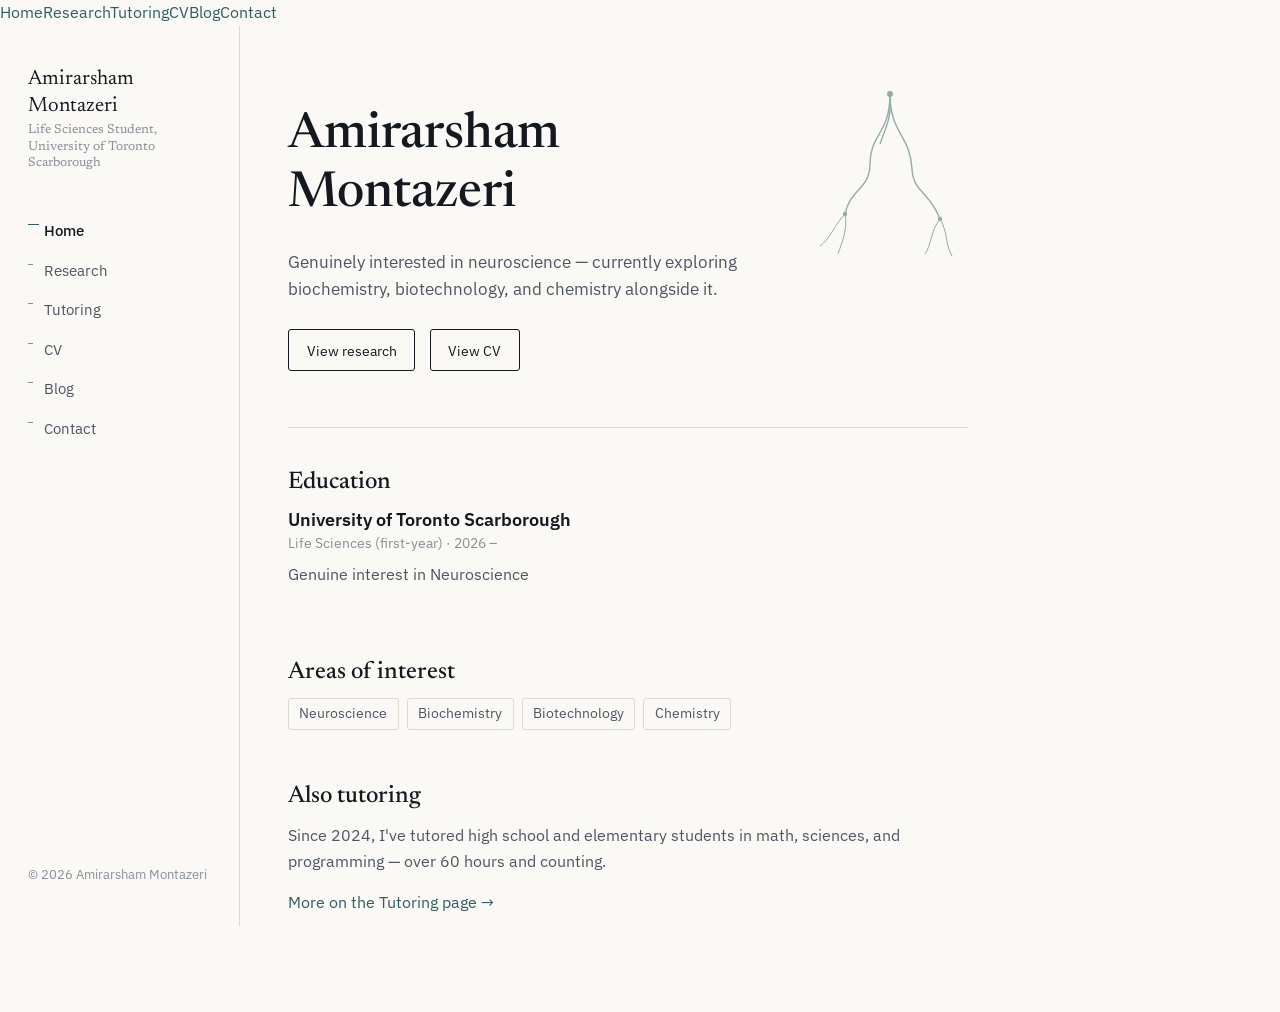
<file: index.html>
<!DOCTYPE html>
<html lang="en">
<head>
<meta charset="UTF-8">
<meta name="viewport" content="width=device-width, initial-scale=1.0">
<title>Amirarsham Montazeri</title>
<link rel="stylesheet" href="assets/style.css">
</head>
<body>
<div class="shell" id="shell">
  <main>
    <div class="content">

      <section class="hero">
        <svg class="hero-motif" viewBox="0 0 220 220" fill="none" xmlns="http://www.w3.org/2000/svg" aria-hidden="true">
          <path d="M110 20 C110 60, 90 60, 90 90 C90 115, 70 115, 65 140" stroke="#2F5D62" stroke-width="1.4"/>
          <path d="M110 20 C110 60, 130 60, 132 95 C133 118, 150 118, 160 145" stroke="#2F5D62" stroke-width="1.4"/>
          <path d="M110 20 C112 45, 105 55, 100 70" stroke="#2F5D62" stroke-width="1.4"/>
          <path d="M65 140 C55 150, 50 165, 40 172" stroke="#2F5D62" stroke-width="1"/>
          <path d="M65 140 C68 155, 62 168, 58 180" stroke="#2F5D62" stroke-width="1"/>
          <path d="M160 145 C168 158, 165 170, 172 182" stroke="#2F5D62" stroke-width="1"/>
          <path d="M160 145 C150 158, 152 170, 145 180" stroke="#2F5D62" stroke-width="1"/>
          <circle cx="110" cy="20" r="3" fill="#2F5D62"/>
          <circle cx="65" cy="140" r="2.2" fill="#2F5D62"/>
          <circle cx="160" cy="145" r="2.2" fill="#2F5D62"/>
        </svg>
        <h1 id="heroName">Name</h1>
        <p class="tagline" id="heroTagline"></p>
        <div class="cta-row">
          <a class="button" href="research.html">View research</a>
          <a class="button" href="cv.html">View CV</a>
        </div>
      </section>

      <hr class="divider">

      <section class="section">
        <h2>Education</h2>
        <div id="eduList"></div>
      </section>

      <section class="section">
        <h2>Areas of interest</h2>
        <div class="tag-row" id="interestTags"></div>
      </section>

      <section class="section">
        <h2>Also tutoring</h2>
        <p id="tutorSummary"></p>
        <a href="tutoring.html">More on the Tutoring page &rarr;</a>
      </section>

    </div>
  </main>
</div>

<script src="assets/content.js"></script>
<script src="assets/main.js"></script>
<script>
document.addEventListener("DOMContentLoaded", () => {
  document.getElementById("heroName").textContent = SITE.name;
  document.getElementById("heroTagline").textContent = SITE.tagline;

  const edu = document.getElementById("eduList");
  edu.innerHTML = SITE.education.map(e => `
    <div class="entry">
      <h3>${e.school}</h3>
      <div class="meta">${e.program}${e.years ? " · " + e.years : ""}</div>
      ${e.note ? `<p>${e.note}</p>` : ""}
    </div>
  `).join("") || emptyState("Education details coming soon.");

  const tags = document.getElementById("interestTags");
  tags.innerHTML = SITE.interests.map(i => `<span class="tag">${i}</span>`).join("") || emptyState("Interests coming soon.");

  document.getElementById("tutorSummary").textContent = SITE.tutoringIntro;
});
</script>
</body>
</html>
</file>
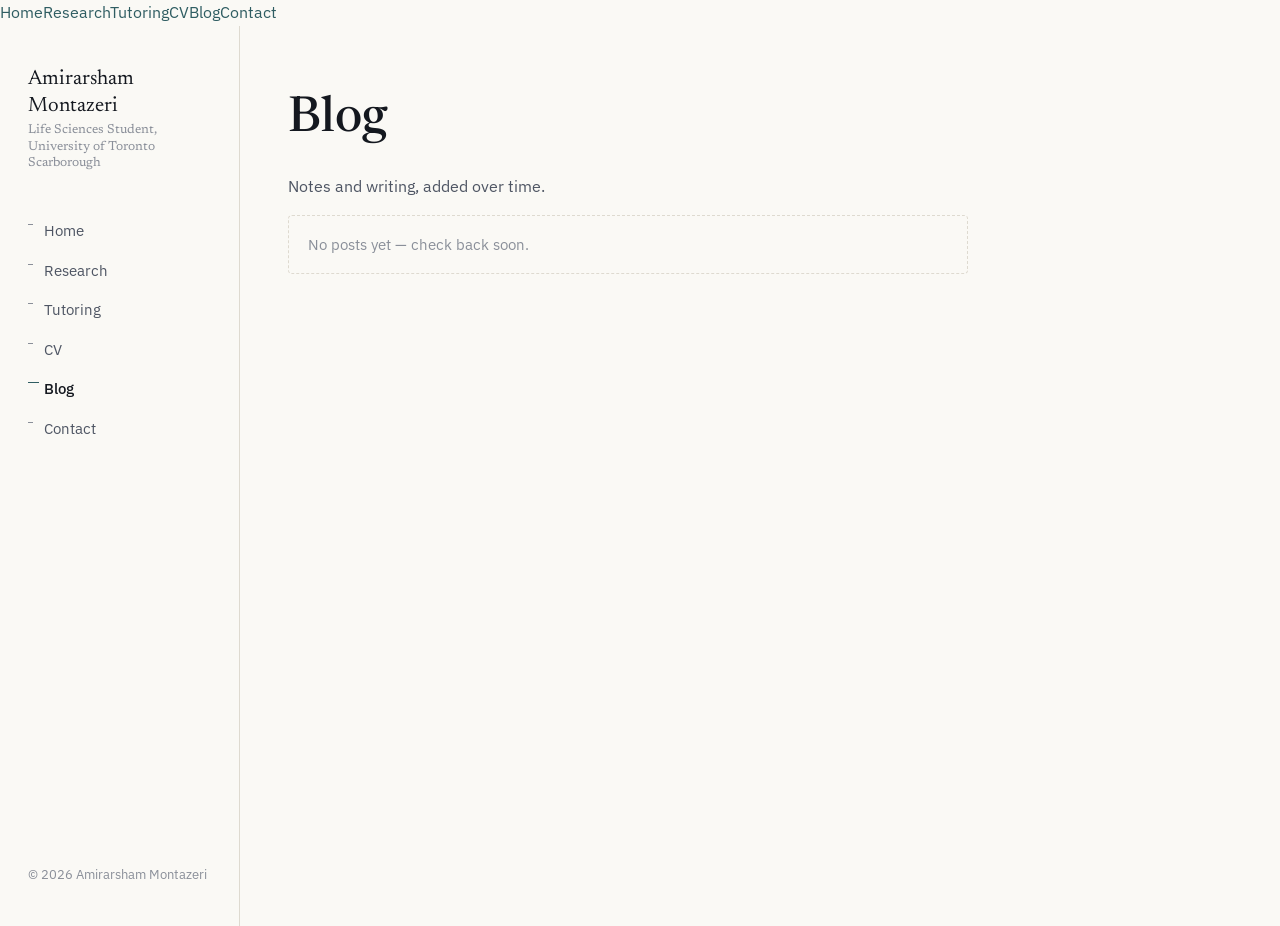
<file: blog.html>
<!DOCTYPE html>
<html lang="en">
<head>
<meta charset="UTF-8">
<meta name="viewport" content="width=device-width, initial-scale=1.0">
<title>Blog — Amirarsham Montazeri</title>
<link rel="stylesheet" href="assets/style.css">
</head>
<body>
<div class="shell" id="shell">
  <main>
    <div class="content">

      <section class="section" id="blogIndex">
        <h1>Blog</h1>
        <p>Notes and writing, added over time.</p>
        <div id="postList"></div>
      </section>

      <section class="section" id="blogPost" style="display:none;">
        <a href="blog.html">&larr; Back to all posts</a>
        <h1 id="postTitle" style="margin-top:1rem;"></h1>
        <div class="post-date" id="postDate"></div>
        <div id="postBody"></div>
      </section>

    </div>
  </main>
</div>

<script src="assets/content.js"></script>
<script src="assets/main.js"></script>
<script>
document.addEventListener("DOMContentLoaded", () => {
  const params = new URLSearchParams(location.search);
  const slug = params.get("post");

  if (slug !== null && SITE.posts[slug]) {
    document.getElementById("blogIndex").style.display = "none";
    document.getElementById("blogPost").style.display = "block";
    const post = SITE.posts[slug];
    document.getElementById("postTitle").textContent = post.title;
    document.getElementById("postDate").textContent = post.date;
    document.getElementById("postBody").innerHTML = post.body;
    document.title = post.title + " — " + SITE.name;
    return;
  }

  const list = document.getElementById("postList");
  if (SITE.posts.length) {
    list.innerHTML = SITE.posts.map((p, i) => `
      <div class="post-summary">
        <div class="post-date">${p.date}</div>
        <h3><a href="blog.html?post=${i}">${p.title}</a></h3>
        <p>${p.summary}</p>
      </div>
    `).join("");
  } else {
    list.innerHTML = emptyState("No posts yet — check back soon.");
  }
});
</script>
</body>
</html>
</file>
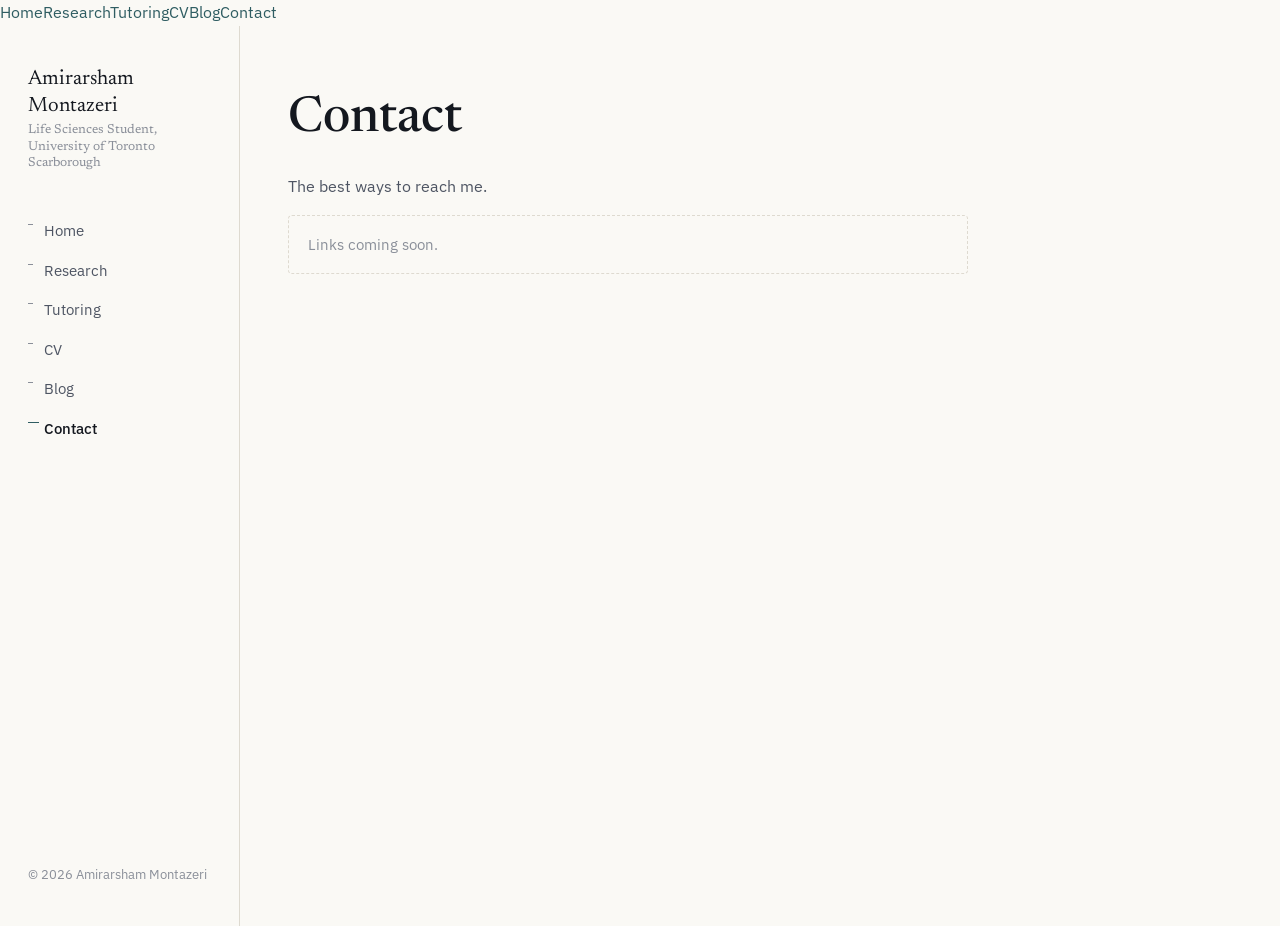
<file: contact.html>
<!DOCTYPE html>
<html lang="en">
<head>
<meta charset="UTF-8">
<meta name="viewport" content="width=device-width, initial-scale=1.0">
<title>Contact — Amirarsham Montazeri</title>
<link rel="stylesheet" href="assets/style.css">
</head>
<body>
<div class="shell" id="shell">
  <main>
    <div class="content">

      <section class="section">
        <h1>Contact</h1>
        <p>The best ways to reach me.</p>
        <div id="contactLinks"></div>
      </section>

    </div>
  </main>
</div>

<script src="assets/content.js"></script>
<script src="assets/main.js"></script>
<script>
document.addEventListener("DOMContentLoaded", () => {
  document.getElementById("contactLinks").innerHTML = renderLinks();
});
</script>
</body>
</html>
</file>
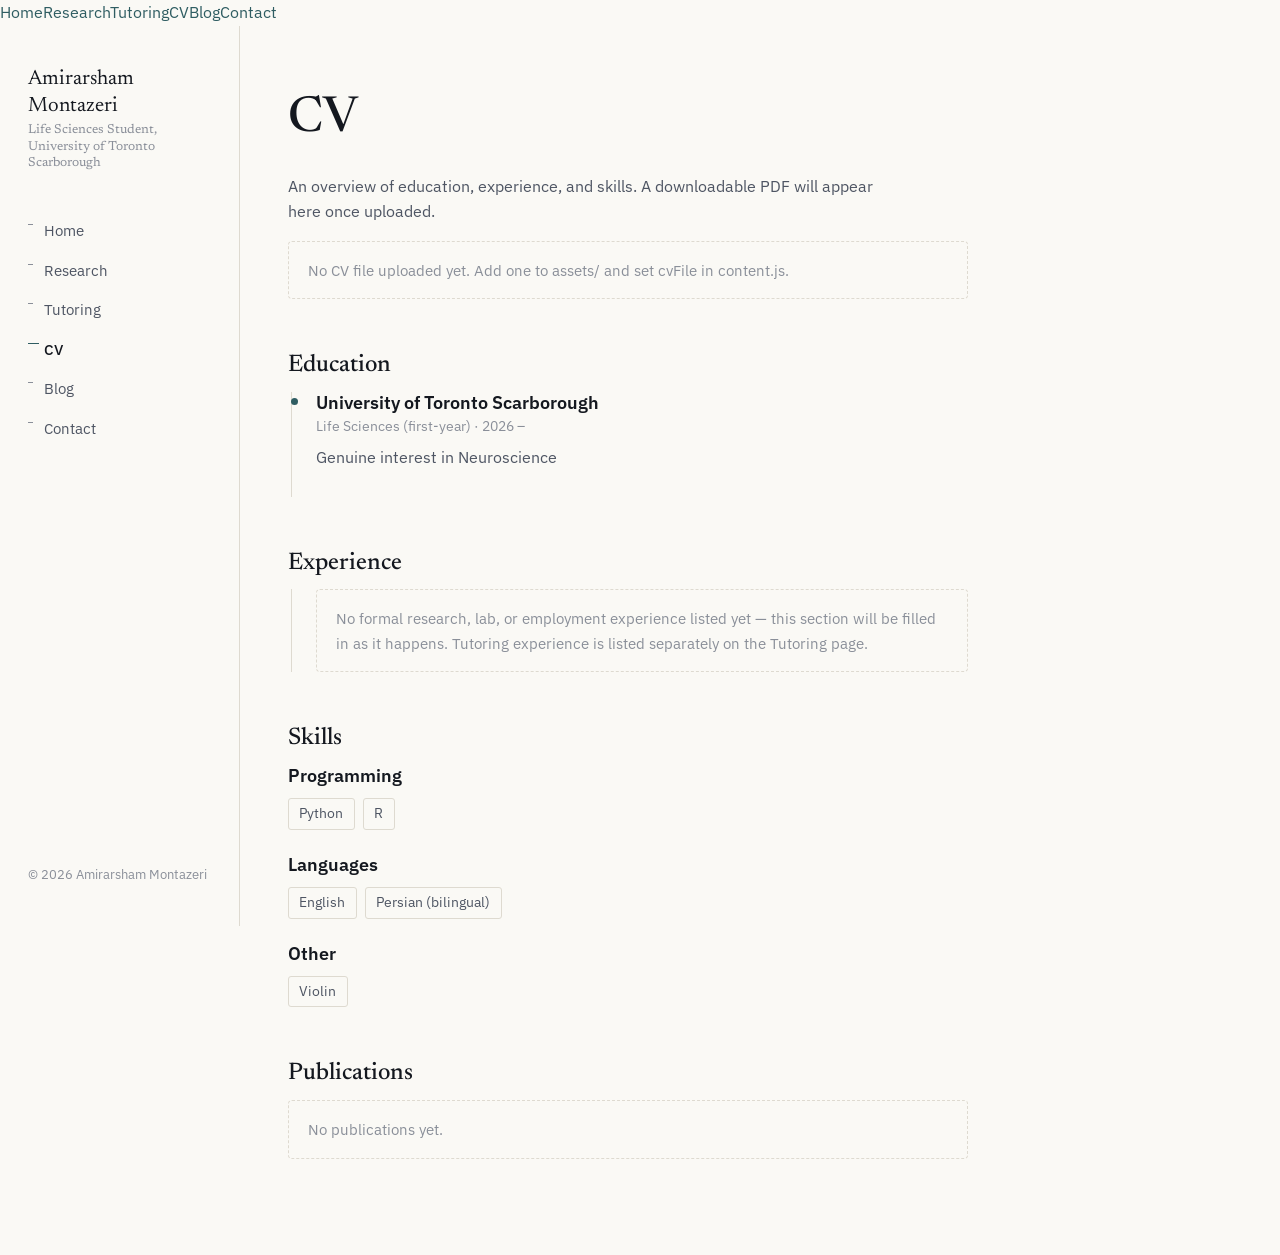
<file: cv.html>
<!DOCTYPE html>
<html lang="en">
<head>
<meta charset="UTF-8">
<meta name="viewport" content="width=device-width, initial-scale=1.0">
<title>CV — Amirarsham Montazeri</title>
<link rel="stylesheet" href="assets/style.css">
</head>
<body>
<div class="shell" id="shell">
  <main>
    <div class="content">

      <section class="section">
        <h1>CV</h1>
        <p>An overview of education, experience, and skills. A downloadable PDF will appear here once uploaded.</p>
        <div id="cvDownload"></div>
      </section>

      <section class="section">
        <h2>Education</h2>
        <div class="timeline" id="cvEdu"></div>
      </section>

      <section class="section">
        <h2>Experience</h2>
        <div class="timeline" id="cvExp"></div>
      </section>

      <section class="section">
        <h2>Skills</h2>
        <div id="cvSkills"></div>
      </section>

      <section class="section">
        <h2>Publications</h2>
        <div id="cvPubs"></div>
      </section>

    </div>
  </main>
</div>

<script src="assets/content.js"></script>
<script src="assets/main.js"></script>
<script>
document.addEventListener("DOMContentLoaded", () => {
  const dl = document.getElementById("cvDownload");
  dl.innerHTML = SITE.cvFile
    ? `<a class="button" href="${SITE.cvFile}" target="_blank" rel="noopener">Download PDF</a>`
    : emptyState("No CV file uploaded yet. Add one to assets/ and set cvFile in content.js.");

  document.getElementById("cvEdu").innerHTML = SITE.education.map(e => `
    <div class="entry">
      <h3>${e.school}</h3>
      <div class="meta">${e.program}${e.years ? " · " + e.years : ""}</div>
      ${e.note ? `<p>${e.note}</p>` : ""}
    </div>
  `).join("") || emptyState("Education details coming soon.");

  document.getElementById("cvExp").innerHTML = emptyState(
    "No formal research, lab, or employment experience listed yet — this section will be filled in as it happens. " +
    "Tutoring experience is listed separately on the Tutoring page."
  );

  const sk = SITE.skills;
  document.getElementById("cvSkills").innerHTML = `
    <div class="section" style="margin-bottom:1.5rem;">
      <h3>Programming</h3>
      <div class="tag-row">${sk.programming.map(s => `<span class="tag">${s}</span>`).join("")}</div>
    </div>
    <div class="section" style="margin-bottom:1.5rem;">
      <h3>Languages</h3>
      <div class="tag-row">${sk.languages.map(s => `<span class="tag">${s}</span>`).join("")}</div>
    </div>
    <div class="section" style="margin-bottom:0;">
      <h3>Other</h3>
      <div class="tag-row">${sk.other.map(s => `<span class="tag">${s}</span>`).join("")}</div>
    </div>
  `;

  document.getElementById("cvPubs").innerHTML = SITE.publications.length
    ? SITE.publications.map(p => `<div class="entry"><h3>${p.title}</h3><p>${p.description || ""}</p></div>`).join("")
    : emptyState("No publications yet.");
});
</script>
</body>
</html>
</file>
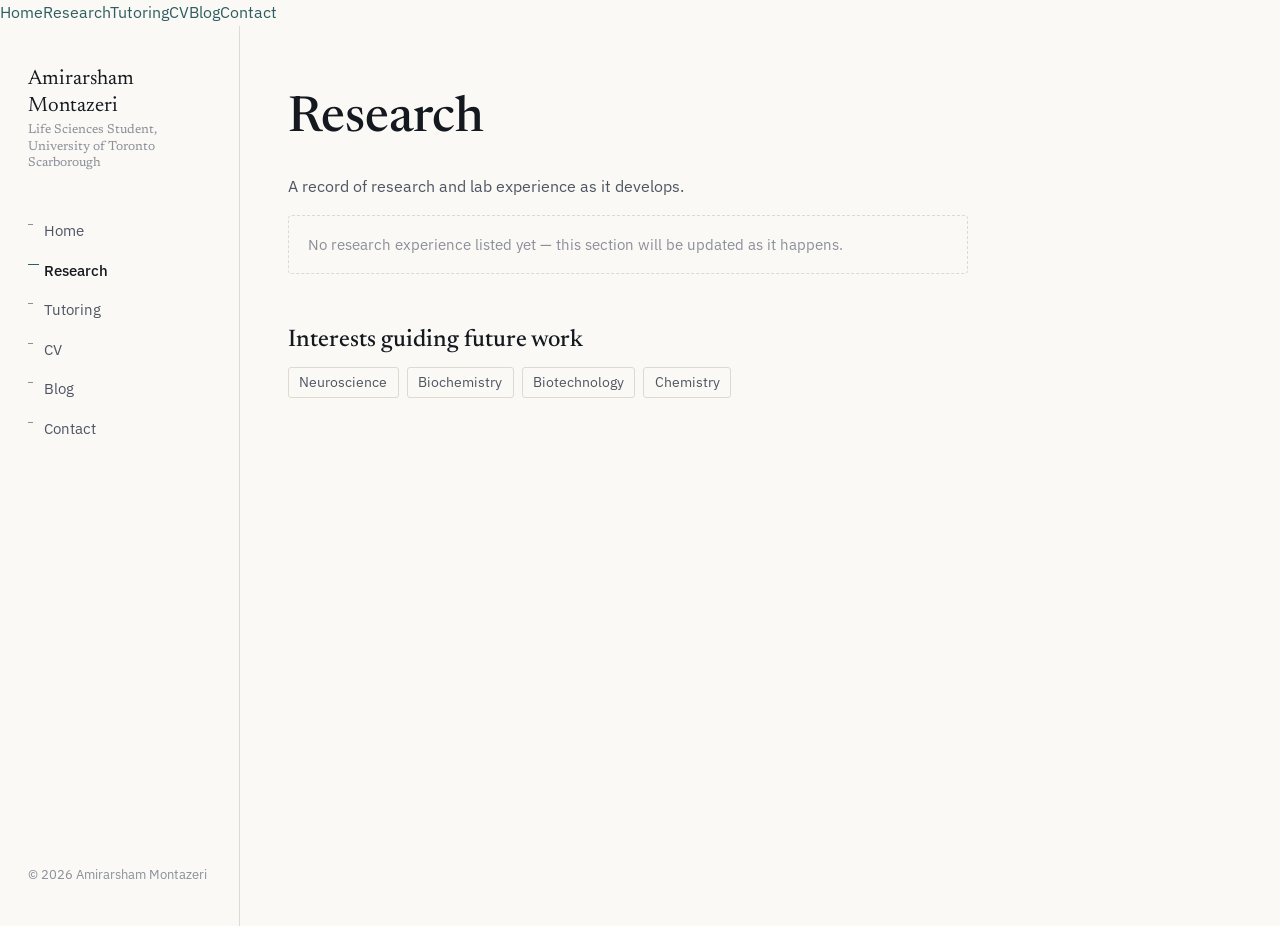
<file: research.html>
<!DOCTYPE html>
<html lang="en">
<head>
<meta charset="UTF-8">
<meta name="viewport" content="width=device-width, initial-scale=1.0">
<title>Research — Amirarsham Montazeri</title>
<link rel="stylesheet" href="assets/style.css">
</head>
<body>
<div class="shell" id="shell">
  <main>
    <div class="content">

      <section class="section">
        <h1>Research</h1>
        <p>A record of research and lab experience as it develops.</p>
        <div id="researchList"></div>
      </section>

      <section class="section">
        <h2>Interests guiding future work</h2>
        <div class="tag-row" id="interestTags"></div>
      </section>

    </div>
  </main>
</div>

<script src="assets/content.js"></script>
<script src="assets/main.js"></script>
<script>
document.addEventListener("DOMContentLoaded", () => {
  const list = document.getElementById("researchList");
  if (SITE.research.length) {
    list.innerHTML = SITE.research.map(r => `
      <div class="entry">
        <h3>${r.title}</h3>
        <div class="meta">${[r.role, r.period].filter(Boolean).join(" · ")}</div>
        <p>${r.description || ""}</p>
        ${r.link ? `<a href="${r.link}" target="_blank" rel="noopener">Learn more</a>` : ""}
      </div>
    `).join("");
  } else {
    list.innerHTML = emptyState("No research experience listed yet — this section will be updated as it happens.");
  }

  document.getElementById("interestTags").innerHTML =
    SITE.interests.map(i => `<span class="tag">${i}</span>`).join("");
});
</script>
</body>
</html>
</file>
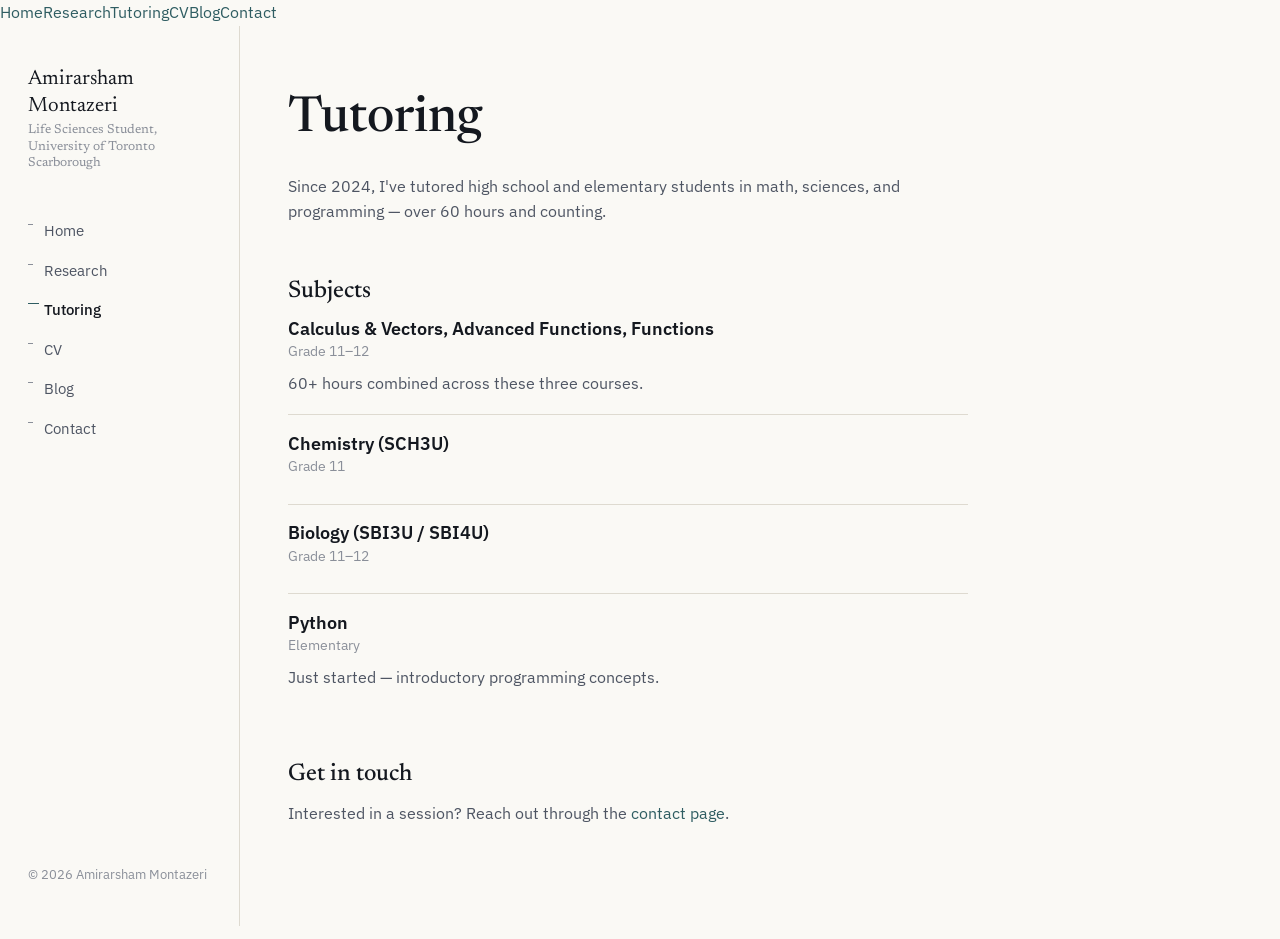
<file: tutoring.html>
<!DOCTYPE html>
<html lang="en">
<head>
<meta charset="UTF-8">
<meta name="viewport" content="width=device-width, initial-scale=1.0">
<title>Tutoring — Amirarsham Montazeri</title>
<link rel="stylesheet" href="assets/style.css">
</head>
<body>
<div class="shell" id="shell">
  <main>
    <div class="content">

      <section class="section">
        <h1>Tutoring</h1>
        <p id="tutorIntro"></p>
      </section>

      <section class="section">
        <h2>Subjects</h2>
        <div id="tutorList"></div>
      </section>

      <section class="section">
        <h2>Get in touch</h2>
        <p>Interested in a session? Reach out through the <a href="contact.html">contact page</a>.</p>
      </section>

    </div>
  </main>
</div>

<script src="assets/content.js"></script>
<script src="assets/main.js"></script>
<script>
document.addEventListener("DOMContentLoaded", () => {
  document.getElementById("tutorIntro").textContent = SITE.tutoringIntro;

  const list = document.getElementById("tutorList");
  list.innerHTML = SITE.tutoring.map(t => `
    <div class="entry">
      <h3>${t.subject}</h3>
      <div class="meta">${t.level}</div>
      ${t.detail ? `<p>${t.detail}</p>` : ""}
    </div>
  `).join("") || emptyState("Tutoring subjects coming soon.");
});
</script>
</body>
</html>
</file>
<file: assets/style.css>
@import url('https://fonts.googleapis.com/css2?family=Newsreader:ital,opsz,wght@0,6..72,400;0,6..72,500;0,6..72,600;1,6..72,400&family=IBM+Plex+Sans:wght@400;500;600&display=swap');

:root {
  --bg: #FAF9F5;
  --surface: #F1EEE5;
  --ink: #14181F;
  --ink-soft: #4E5563;
  --ink-faint: #8A8F99;
  --accent: #2F5D62;
  --accent-warm: #A96A2E;
  --line: #DEDAD0;
  --sidebar-w: 240px;
  --content-max: 680px;
}

* { box-sizing: border-box; }

html { scroll-behavior: smooth; }

body {
  margin: 0;
  background: var(--bg);
  color: var(--ink);
  font-family: 'IBM Plex Sans', system-ui, sans-serif;
  font-size: 16px;
  line-height: 1.6;
  -webkit-font-smoothing: antialiased;
}

h1, h2, h3 {
  font-family: 'Newsreader', Georgia, serif;
  font-weight: 500;
  line-height: 1.2;
  margin: 0 0 0.5em;
  color: var(--ink);
}

h1 { font-size: clamp(2rem, 5vw, 3.1rem); font-weight: 500; }
h2 { font-size: 1.5rem; font-weight: 500; }
h3 { font-size: 1.1rem; font-weight: 600; font-family: 'IBM Plex Sans', sans-serif; }

p { margin: 0 0 1em; color: var(--ink-soft); max-width: 62ch; }

a {
  color: var(--accent);
  text-decoration: none;
  border-bottom: 1px solid transparent;
  transition: border-color 0.15s ease;
}
a:hover, a:focus-visible { border-bottom-color: var(--accent); }
a:focus-visible { outline: 2px solid var(--accent); outline-offset: 3px; }

/* ---------- Layout shell ---------- */

.shell {
  display: flex;
  min-height: 100vh;
}

.sidebar {
  width: var(--sidebar-w);
  flex-shrink: 0;
  padding: 2.5rem 1.75rem;
  border-right: 1px solid var(--line);
  display: flex;
  flex-direction: column;
  justify-content: space-between;
  position: sticky;
  top: 0;
  height: 100vh;
}

.sidebar-top .mark {
  font-family: 'Newsreader', serif;
  font-size: 1.3rem;
  color: var(--ink);
  text-decoration: none;
  border: none;
  display: block;
  margin-bottom: 2.5rem;
  line-height: 1.3;
}
.sidebar-top .mark span { display: block; font-size: 0.8rem; color: var(--ink-faint); margin-top: 0.2em; }

.sidebar nav { display: flex; flex-direction: column; gap: 0.15rem; }

.sidebar nav a {
  border: none;
  color: var(--ink-soft);
  font-size: 0.95rem;
  padding: 0.4rem 0;
  position: relative;
  padding-left: 1rem;
}
.sidebar nav a::before {
  content: "";
  position: absolute;
  left: 0;
  top: 0.75rem;
  width: 5px;
  height: 1px;
  background: var(--ink-faint);
  transition: width 0.15s ease, background 0.15s ease;
}
.sidebar nav a:hover::before,
.sidebar nav a.active::before {
  width: 11px;
  background: var(--accent);
}
.sidebar nav a.active { color: var(--ink); font-weight: 500; }

.sidebar-bottom { font-size: 0.8rem; color: var(--ink-faint); }

main {
  flex: 1;
  min-width: 0;
  padding: 4rem 3rem 6rem;
}

.content {
  max-width: var(--content-max);
}

/* ---------- Mobile top nav ---------- */

.topbar { display: none; }

@media (max-width: 860px) {
  .sidebar { display: none; }
  .topbar {
    display: flex;
    align-items: center;
    justify-content: space-between;
    padding: 1.1rem 1.25rem;
    border-bottom: 1px solid var(--line);
    position: sticky;
    top: 0;
    background: var(--bg);
    z-index: 10;
  }
  .topbar .mark { font-family: 'Newsreader', serif; font-size: 1.1rem; border: none; color: var(--ink); }
  .topbar button {
    background: none; border: 1px solid var(--line); border-radius: 4px;
    padding: 0.4rem 0.7rem; font-family: inherit; font-size: 0.9rem; color: var(--ink);
  }
  .mobile-nav {
    display: none;
    flex-direction: column;
    padding: 0.5rem 1.25rem 1.25rem;
    border-bottom: 1px solid var(--line);
    background: var(--bg);
  }
  .mobile-nav.open { display: flex; }
  .mobile-nav a { border: none; color: var(--ink-soft); padding: 0.5rem 0; }
  .mobile-nav a.active { color: var(--accent); font-weight: 500; }
  main { padding: 2.25rem 1.25rem 4rem; }
}

/* ---------- Reusable pieces ---------- */

.eyebrow-none { display: none; } /* intentionally unused — no tracked-out eyebrow labels */

.section { margin-bottom: 3.25rem; }
.section:last-child { margin-bottom: 0; }

.divider { border: none; border-top: 1px solid var(--line); margin: 2.5rem 0; }

.tag-row { display: flex; flex-wrap: wrap; gap: 0.5rem; margin-top: 0.75rem; }
.tag {
  font-size: 0.85rem;
  color: var(--ink-soft);
  border: 1px solid var(--line);
  border-radius: 3px;
  padding: 0.25rem 0.65rem;
}

.entry { padding: 1.1rem 0; border-top: 1px solid var(--line); }
.entry:first-child { border-top: none; padding-top: 0; }
.entry h3 { margin-bottom: 0.15rem; }
.entry .meta { font-size: 0.85rem; color: var(--ink-faint); margin-bottom: 0.5rem; }
.entry p { margin-bottom: 0; }

.empty-note {
  color: var(--ink-faint);
  font-size: 0.95rem;
  border: 1px dashed var(--line);
  border-radius: 4px;
  padding: 1rem 1.2rem;
  max-width: var(--content-max);
}

.button {
  display: inline-block;
  border: 1px solid var(--ink);
  color: var(--ink);
  padding: 0.55rem 1.1rem;
  border-radius: 3px;
  font-size: 0.9rem;
  border-bottom: 1px solid var(--ink);
}
.button:hover { background: var(--ink); color: var(--bg); }

.link-list { list-style: none; padding: 0; margin: 0.75rem 0 0; }
.link-list li { margin-bottom: 0.4rem; }

/* ---------- Hero (home page) ---------- */

.hero { padding-top: 1rem; margin-bottom: 3.5rem; position: relative; }
.hero-motif { position: absolute; top: -1rem; right: -2rem; width: 220px; opacity: 0.5; pointer-events: none; }
.hero h1 { max-width: 11ch; position: relative; z-index: 1; }
.hero .tagline { font-size: 1.05rem; max-width: 52ch; margin-top: 0.75rem; }
.hero .cta-row { display: flex; gap: 0.9rem; margin-top: 1.6rem; flex-wrap: wrap; }

@media (max-width: 860px) {
  .hero-motif { width: 130px; right: -1rem; top: -0.5rem; opacity: 0.35; }
}

/* ---------- Timeline (CV) ---------- */

.timeline { border-left: 1px solid var(--line); padding-left: 1.5rem; margin-left: 0.2rem; }
.timeline .entry { border-top: none; padding: 0 0 1.6rem; position: relative; }
.timeline .entry::before {
  content: "";
  position: absolute;
  left: -1.6rem;
  top: 0.35rem;
  width: 7px;
  height: 7px;
  border-radius: 50%;
  background: var(--accent);
}

/* ---------- Blog ---------- */

.post-summary { border-top: 1px solid var(--line); padding: 1.3rem 0; }
.post-summary:first-child { border-top: none; padding-top: 0; }
.post-date { font-size: 0.85rem; color: var(--ink-faint); margin-bottom: 0.3rem; }

/* ---------- Editable-content notice (dev aid, subtle) ---------- */

.edit-hint {
  font-size: 0.78rem;
  color: var(--ink-faint);
  margin-top: 3.5rem;
  padding-top: 1rem;
  border-top: 1px dashed var(--line);
}
</file>
